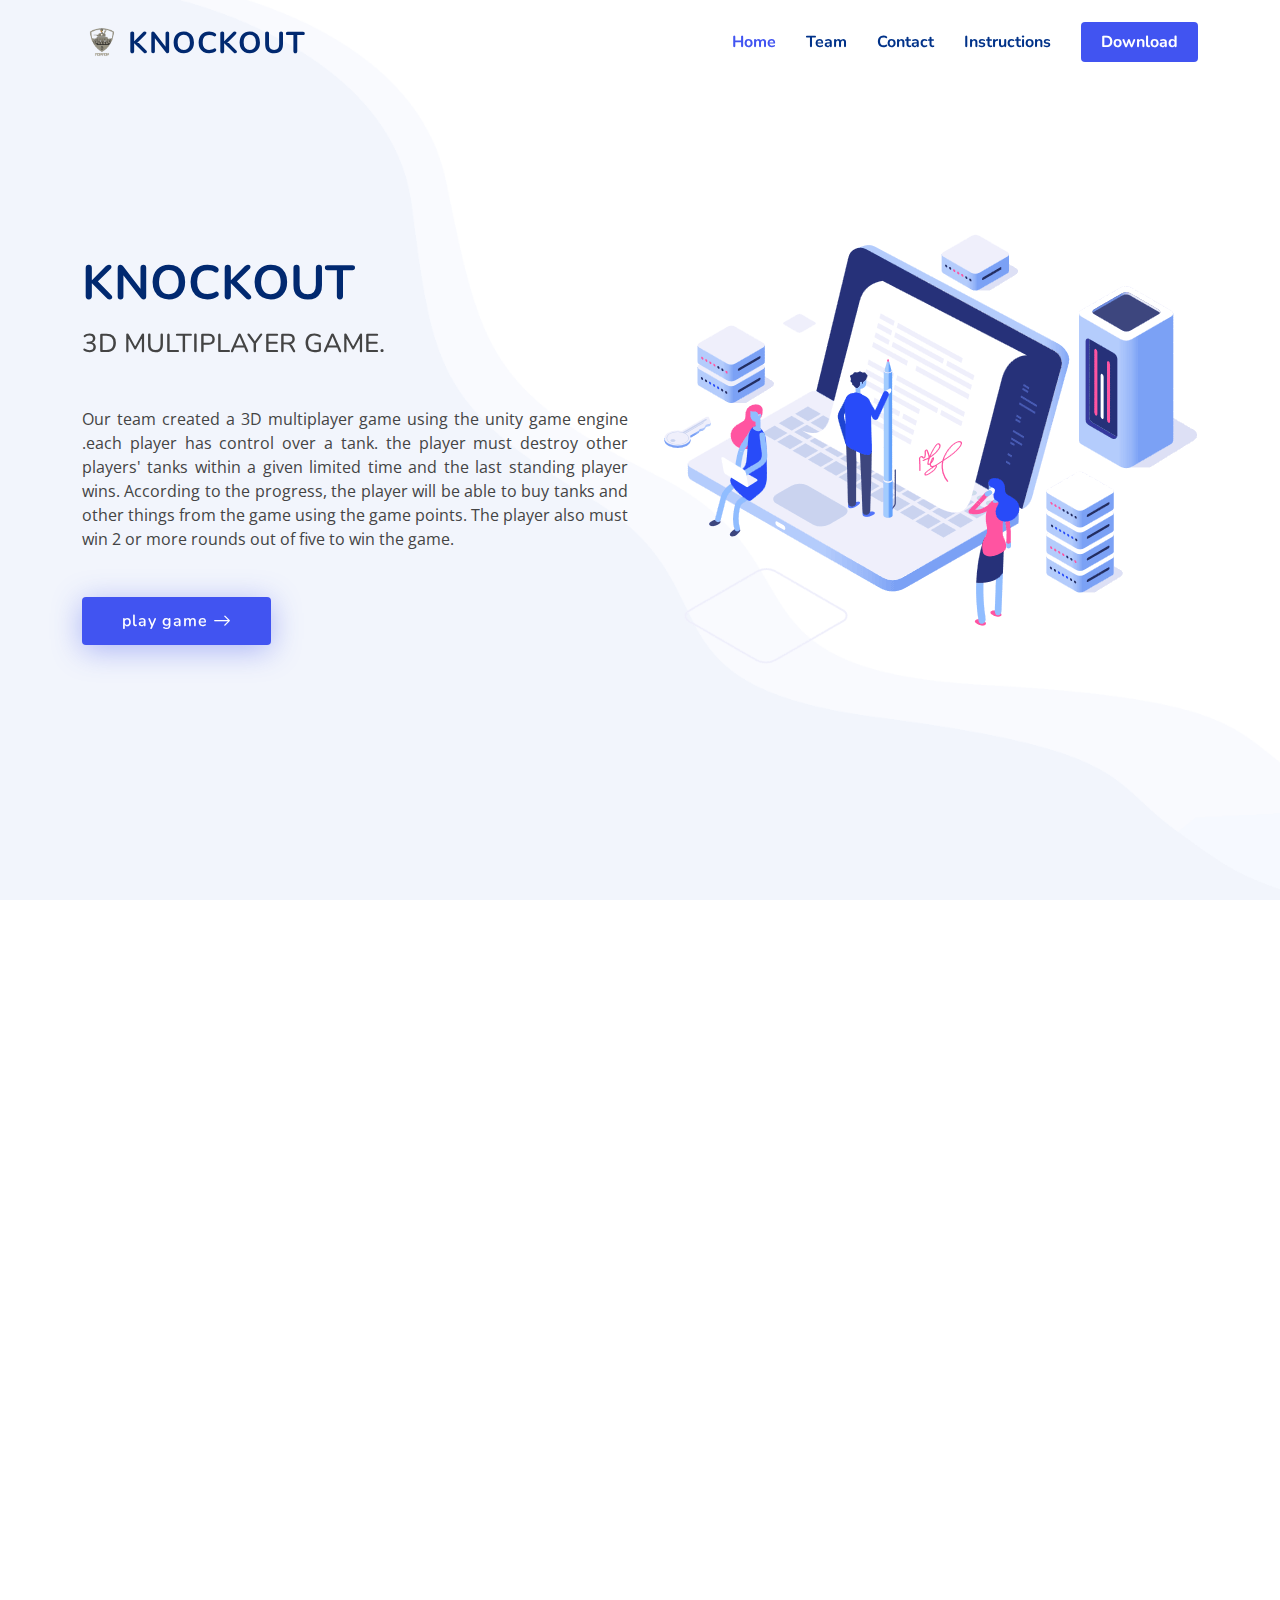
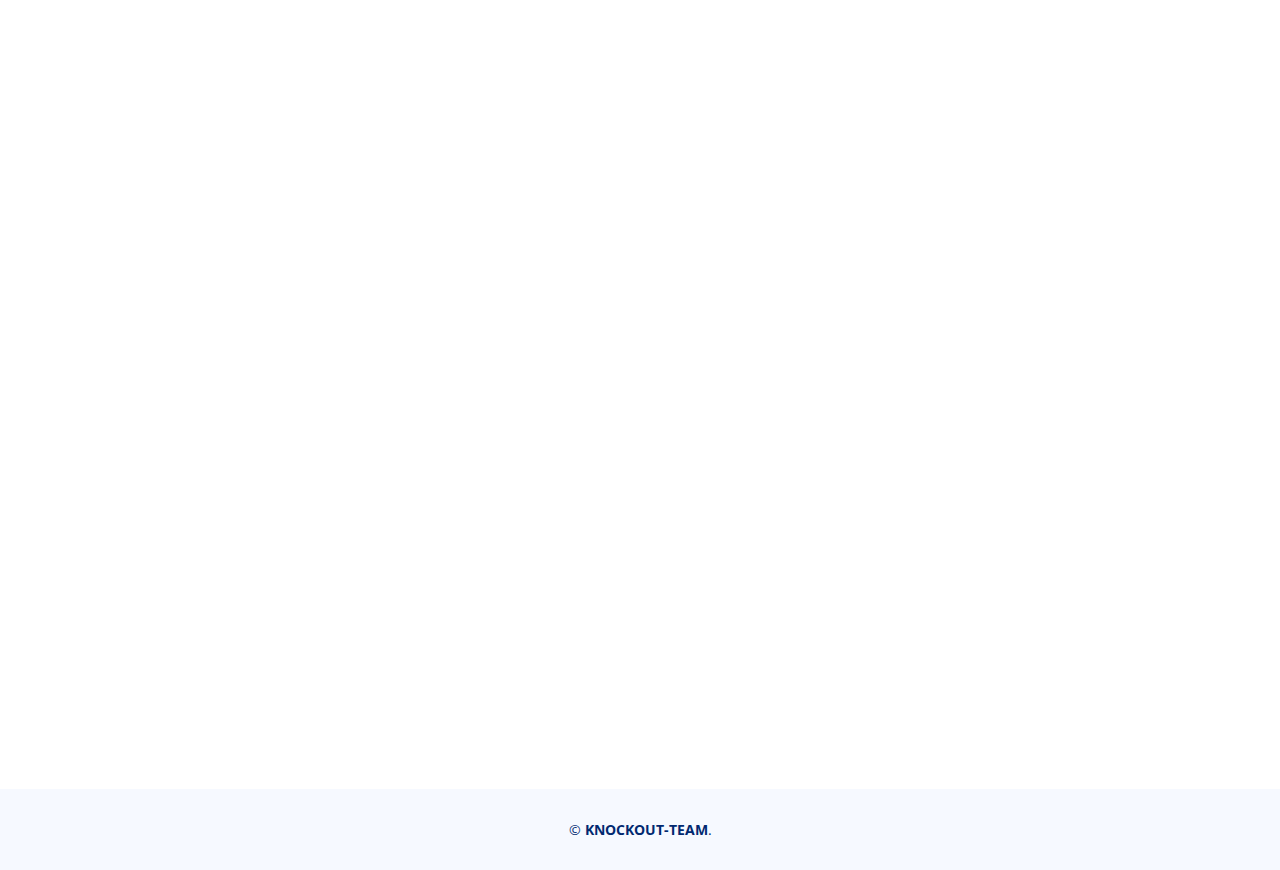
<file: index.html>
<!DOCTYPE html>
<html lang="en">

<head>
  <meta charset="utf-8">
  <meta content="width=device-width, initial-scale=1.0" name="viewport">
  <title>knockout</title>
  <meta content="" name="description">

  <meta content="" name="keywords">

  <!-- Favicons -->
  <link href="assets/img/logo.png" rel="icon">

  <!-- Google Fonts -->
  <link
    href="https://fonts.googleapis.com/css?family=Open+Sans:300,300i,400,400i,600,600i,700,700i|Nunito:300,300i,400,400i,600,600i,700,700i|Poppins:300,300i,400,400i,500,500i,600,600i,700,700i"
    rel="stylesheet">

  <!-- Vendor CSS Files -->
  <link href="assets/vendor/bootstrap/css/bootstrap.min.css" rel="stylesheet">
  <link href="assets/vendor/bootstrap-icons/bootstrap-icons.css" rel="stylesheet">
  <link href="assets/vendor/aos/aos.css" rel="stylesheet">
  <link href="assets/vendor/remixicon/remixicon.css" rel="stylesheet">
  <link href="assets/vendor/swiper/swiper-bundle.min.css" rel="stylesheet">
  <link href="assets/vendor/glightbox/css/glightbox.min.css" rel="stylesheet">

  <!-- Template Main CSS File -->
  <link href="assets/css/style.css" rel="stylesheet">

  
</head>

<body>

  <!-- ======= Header ======= -->
  <header id="header" class="header fixed-top">
    <div class="container-fluid container-xl d-flex align-items-center justify-content-between">

      <a href="index.html" class="logo d-flex align-items-center">
        <img src="assets/img/logo.png" alt="">
        <span>KNOCKOUT</span>
      </a>

      <nav id="navbar" class="navbar">
        <ul>
          <li><a class="nav-link scrollto active" href="#hero">Home</a></li>
          <li><a class="nav-link scrollto" href="#team">Team</a></li>
          <li><a class="nav-link scrollto" href="#contact">Contact</a></li>
          <li><a class="nav-link scrollto" href="assets/img/inst.jpg">Instructions</a></li>
          <li><a class="getstarted scrollto" href="https://drive.google.com/drive/folders/1w_jq8nnCzEF0KMNDNSDrCMT3gTm6tIXm?usp=sharing">Download</a></li>
        </ul>
        <i class="bi bi-list mobile-nav-toggle"></i>
      </nav><!-- .navbar -->

    </div>
  </header><!-- End Header -->

  <!-- ======= Hero Section ======= -->
  <section id="hero" class="hero d-flex align-items-center">

    <div class="container">
      <div class="row">
        <div class="col-lg-6 d-flex flex-column justify-content-center">
          <h1 data-aos="fade-up">KNOCKOUT</h1>
          <h2 data-aos="fade-up" data-aos-delay="400">3D MULTIPLAYER GAME.</h2>
            <br>                             </br>
          <p style="  text-align: justify;  text-justify: inter-word;
"> Our team  created a 3D multiplayer game using the unity game engine .each player has control over a tank. the player must destroy other players' tanks within a given limited time and the last standing player wins. According to the progress, the player will be able to buy tanks and other things from the game using the game points. The player also must win 2 or more rounds out of five to win the game.</p>
          <div data-aos="fade-up" data-aos-delay="600">
            <div class="text-center text-lg-start">
              <a href="https://messenger-1012.github.io/theknockout/"
                class="btn-get-started scrollto d-inline-flex align-items-center justify-content-center align-self-center">
                <span>play game</span>
                <i class="bi bi-arrow-right"></i>
              </a>
            </div>
          </div>
        </div>
        <div class="col-lg-6 hero-img" data-aos="zoom-out" data-aos-delay="200">
          <img src="assets/img/hero-img.png" class="img-fluid" alt="">
        </div>
      </div>
    </div>

  </section><!-- End Hero -->

  <main id="main">
    <!-- ======= Team Section ======= -->
    <section id="team" class="team">

      <div class="container" data-aos="fade-up">

        <header class="section-header">
          <h2>Team</h2>
          <p>Our hard working team😐</p>
        </header>

        <div class="row gy-4">

          <div class="col-lg-3 col-md-6 d-flex align-items-stretch" data-aos="fade-up" data-aos-delay="100">
            <div class="member">
              <div class="member-img">
                <img src="assets/img/team/team-1.jpg" class="img-fluid" alt="">
                <div class="social">
                  <a href=""><i class="bi bi-twitter"></i></a>
                  <a href=""><i class="bi bi-facebook"></i></a>
                  <a href=""><i class="bi bi-instagram"></i></a>
                  <a href=""><i class="bi bi-linkedin"></i></a>
                </div>
              </div>
              <div class="member-info">
                <h4>MUHAMMED YAZEEN AN </h4>
                <span>TEAM MEMBER</span>
              </div>
            </div>
          </div>

          <div class="col-lg-3 col-md-6 d-flex align-items-stretch" data-aos="fade-up" data-aos-delay="200">
            <div class="member">
              <div class="member-img">
                <img src="assets/img/team/team-2.jpg" class="img-fluid" alt="">
                <div class="social">
                  <a href="#"><i class="bi bi-twitter"></i></a>
                  <a href="#"><i class="bi bi-facebook"></i></a>
                  <a href="#"><i class="bi bi-instagram"></i></a>
                  <a href="#"><i class="bi bi-linkedin"></i></a>
                </div>
              </div>
              <div class="member-info">
                <h4>MUHAMMED ANAS </h4>
                <span>TEAM MEMBER</span>
              </div>
            </div>
          </div>

          <div class="col-lg-3 col-md-6 d-flex align-items-stretch" data-aos="fade-up" data-aos-delay="300">
            <div class="member">
              <div class="member-img">
                <img src="assets/img/team/team-3.jpg" class="img-fluid" alt="">
                <div class="social">
                  <a href=""><i class="bi bi-twitter"></i></a>
                  <a href=""><i class="bi bi-facebook"></i></a>
                  <a href=""><i class="bi bi-instagram"></i></a>
                  <a href=""><i class="bi bi-linkedin"></i></a>
                </div>
              </div>
              <div class="member-info">
                <h4>MUHAMMED NADEEM MA </h4>
                <span>TEAM MEMBER</span>
              </div>
            </div>
          </div>

          <div class="col-lg-3 col-md-6 d-flex align-items-stretch" data-aos="fade-up" data-aos-delay="400">
            <div class="member">
              <div class="member-img">
                <img src="assets/img/team/team-4.jpg" class="img-fluid" alt="">
                <div class="social">
                  <a href=""><i class="bi bi-twitter"></i></a>
                  <a href=""><i class="bi bi-facebook"></i></a>
                  <a href=""><i class="bi bi-instagram"></i></a>
                  <a href=""><i class="bi bi-linkedin"></i></a>
                </div>
              </div>
              <div class="member-info">
                <h4>THEJUS MOHANAN</h4>
                <span>TEAM MEMBER</span>
              </div>
            </div>
          </div>

        </div>

      </div>

    </section><!-- End Team Section -->



    <!-- ======= Contact Section ======= -->
    <section id="contact" class="contact">

      <div class="container" data-aos="fade-up">

        <header class="section-header">
          <h2>Contact</h2>
          <p>Contact Us</p>
        </header>

        <div class="row gy-4">

          <div class="col-lg-6">

            <div class="row gy-4">
              <div class="col-md-6">
                <div class="info-box">
                  <i class="bi bi-geo-alt"></i>
                  <h3>Address</h3>
                  <p>ALUVA<br>KERALA</p>
                </div>
              </div>
              <div class="col-md-6">
                <div class="info-box">
                  <i class="bi bi-telephone"></i>
                  <h3>Call Us</h3>
                  <p>+91 9********4<br>+91 96678 ### 41</p>
                </div>
              </div>
              <div class="col-md-6">
                <div class="info-box">
                  <i class="bi bi-envelope"></i>
                  <h3>Email Us</h3>
                  <p>info@knockout.com<br>contact@knockout.com</p>
                </div>
              </div>
              <div class="col-md-6">
                <div class="info-box">
                  <i class="bi bi-clock"></i>
                  <h3>Open Hours</h3>
                  <p>Monday - Friday<br>9:00AM - 05:00PM</p>
                </div>
              </div>
            </div>

          </div>

          <div class="col-lg-6">
            <form action="forms/contact.php" method="post" class="php-email-form">
              <div class="row gy-4">

                <div class="col-md-6">
                  <input type="text" name="name" class="form-control" placeholder="Your Name" required>
                </div>

                <div class="col-md-6 ">
                  <input type="email" class="form-control" name="email" placeholder="Your Email" required>
                </div>

                <div class="col-md-12">
                  <input type="text" class="form-control" name="subject" placeholder="Subject" required>
                </div>

                <div class="col-md-12">
                  <textarea class="form-control" name="message" rows="6" placeholder="Message" required></textarea>
                </div>

                <div class="col-md-12 text-center">
                  <div class="loading">Loading</div>
                  <div class="error-message"></div>
                  <div class="sent-message">Your message has been sent. Thank you!</div>

                  <button type="submit">Send Message</button>
                </div>

              </div>
            </form>

          </div>

        </div>

      </div>

    </section><!-- End Contact Section -->

  </main><!-- End #main -->

  <!-- ======= Footer ======= -->
  <footer id="footer" class="footer">
    <div class="container">
      <div class="copyright">
        &copy;  <strong><span>KNOCKOUT-TEAM</span></strong>.
      </div>
    </div>
    </div>
  </footer><!-- End Footer -->

  <a href="#" class="back-to-top d-flex align-items-center justify-content-center"><i
      class="bi bi-arrow-up-short"></i></a>

  <!-- Vendor JS Files -->
  <script src="assets/vendor/bootstrap/js/bootstrap.bundle.js"></script>
  <script src="assets/vendor/aos/aos.js"></script>
  <script src="assets/vendor/php-email-form/validate.js"></script>
  <script src="assets/vendor/swiper/swiper-bundle.min.js"></script>
  <script src="assets/vendor/purecounter/purecounter.js"></script>
  <script src="assets/vendor/isotope-layout/isotope.pkgd.min.js"></script>
  <script src="assets/vendor/glightbox/js/glightbox.min.js"></script>

  <!-- Template Main JS File -->
  <script src="assets/js/main.js"></script>

</body>

</html>
</file>
<file: assets/css/style.css>
/**
* Template Name: FlexStart - v1.3.0
* Template URL: https://bootstrapmade.com/flexstart-bootstrap-startup-template/
* Author: BootstrapMade.com
* License: https://bootstrapmade.com/license/
*/

/*--------------------------------------------------------------
# General
--------------------------------------------------------------*/
:root {
  scroll-behavior: smooth;
}

body {
  font-family: "Open Sans", sans-serif;
  color: #444444;
}

a {
  color: #4154f1;
  text-decoration: none;
}

a:hover {
  color: #717ff5;
  text-decoration: none;
}

h1, h2, h3, h4, h5, h6 {
  font-family: "Nunito", sans-serif;
}

/*--------------------------------------------------------------
# Sections
--------------------------------------------------------------*/
section {
  padding: 60px 0;
  overflow: hidden;
}

.section-header {
  text-align: center;
  padding-bottom: 40px;
}

.section-header h2 {
  font-size: 13px;
  letter-spacing: 1px;
  font-weight: 700;
  margin: 0;
  color: #4154f1;
  text-transform: uppercase;
}

.section-header p {
  margin: 10px 0 0 0;
  padding: 0;
  font-size: 38px;
  line-height: 42px;
  font-weight: 700;
  color: #012970;
}

@media (max-width: 768px) {
  .section-header p {
    font-size: 28px;
    line-height: 32px;
  }
}

/*--------------------------------------------------------------
# Breadcrumbs
--------------------------------------------------------------*/
.breadcrumbs {
  padding: 15px 0;
  background: #012970;
  min-height: 40px;
  margin-top: 82px;
  color: #fff;
}

@media (max-width: 992px) {
  .breadcrumbs {
    margin-top: 57px;
  }
}

.breadcrumbs h2 {
  font-size: 28px;
  font-weight: 500;
}

.breadcrumbs ol {
  display: flex;
  flex-wrap: wrap;
  list-style: none;
  padding: 0 0 10px 0;
  margin: 0;
  font-size: 14px;
}

.breadcrumbs ol a {
  color: #fff;
  transition: 0.3s;
}

.breadcrumbs ol a:hover {
  text-decoration: underline;
}

.breadcrumbs ol li + li {
  padding-left: 10px;
}

.breadcrumbs ol li + li::before {
  display: inline-block;
  padding-right: 10px;
  color: #8894f6;
  content: "/";
}

/*--------------------------------------------------------------
# Back to top button
--------------------------------------------------------------*/
.back-to-top {
  position: fixed;
  visibility: hidden;
  opacity: 0;
  right: 15px;
  bottom: 15px;
  z-index: 99999;
  background: #4154f1;
  width: 40px;
  height: 40px;
  border-radius: 4px;
  transition: all 0.4s;
}

.back-to-top i {
  font-size: 24px;
  color: #fff;
  line-height: 0;
}

.back-to-top:hover {
  background: #6776f4;
  color: #fff;
}

.back-to-top.active {
  visibility: visible;
  opacity: 1;
}

/*--------------------------------------------------------------
# Disable aos animation delay on mobile devices
--------------------------------------------------------------*/
@media screen and (max-width: 768px) {
  [data-aos-delay] {
    transition-delay: 0 !important;
  }
}

/*--------------------------------------------------------------
# Header
--------------------------------------------------------------*/
.header {
  transition: all 0.5s;
  z-index: 997;
  padding: 20px 0;
}

.header.header-scrolled {
  background: #fff;
  padding: 15px 0;
  box-shadow: 0px 2px 20px rgba(1, 41, 112, 0.1);
}

.header .logo {
  line-height: 0;
}

.header .logo img {
  max-height: 40px;
  margin-right: 6px;
}

.header .logo span {
  font-size: 30px;
  font-weight: 700;
  letter-spacing: 1px;
  color: #012970;
  font-family: "Nunito", sans-serif;
  margin-top: 3px;
}

/*--------------------------------------------------------------
# Navigation Menu
--------------------------------------------------------------*/
/**
* Desktop Navigation 
*/
.navbar {
  padding: 0;
}

.navbar ul {
  margin: 0;
  padding: 0;
  display: flex;
  list-style: none;
  align-items: center;
}

.navbar li {
  position: relative;
}

.navbar a {
  display: flex;
  align-items: center;
  justify-content: space-between;
  padding: 10px 0 10px 30px;
  font-family: "Nunito", sans-serif;
  font-size: 16px;
  font-weight: 700;
  color: #013289;
  white-space: nowrap;
  transition: 0.3s;
}

.navbar a i {
  font-size: 12px;
  line-height: 0;
  margin-left: 5px;
}

.navbar a:hover, .navbar .active, .navbar li:hover > a {
  color: #4154f1;
}

.navbar .getstarted {
  background: #4154f1;
  padding: 8px 20px;
  margin-left: 30px;
  border-radius: 4px;
  color: #fff;
}

.navbar .getstarted:hover {
  color: #fff;
  background: #5969f3;
}

.navbar .dropdown ul {
  display: block;
  position: absolute;
  left: 14px;
  top: calc(100% + 30px);
  margin: 0;
  padding: 10px 0;
  z-index: 99;
  opacity: 0;
  visibility: hidden;
  background: #fff;
  box-shadow: 0px 0px 30px rgba(127, 137, 161, 0.25);
  transition: 0.3s;
  border-radius: 4px;
}

.navbar .dropdown ul li {
  min-width: 200px;
}

.navbar .dropdown ul a {
  padding: 10px 20px;
  font-size: 15px;
  text-transform: none;
  font-weight: 600;
}

.navbar .dropdown ul a i {
  font-size: 12px;
}

.navbar .dropdown ul a:hover, .navbar .dropdown ul .active:hover, .navbar .dropdown ul li:hover > a {
  color: #4154f1;
}

.navbar .dropdown:hover > ul {
  opacity: 1;
  top: 100%;
  visibility: visible;
}

.navbar .dropdown .dropdown ul {
  top: 0;
  left: calc(100% - 30px);
  visibility: hidden;
}

.navbar .dropdown .dropdown:hover > ul {
  opacity: 1;
  top: 0;
  left: 100%;
  visibility: visible;
}

@media (max-width: 1366px) {
  .navbar .dropdown .dropdown ul {
    left: -90%;
  }
  .navbar .dropdown .dropdown:hover > ul {
    left: -100%;
  }
}

/**
* Mobile Navigation 
*/
.mobile-nav-toggle {
  color: #012970;
  font-size: 28px;
  cursor: pointer;
  display: none;
  line-height: 0;
  transition: 0.5s;
}

.mobile-nav-toggle.bi-x {
  color: #fff;
}

@media (max-width: 991px) {
  .mobile-nav-toggle {
    display: block;
  }
  .navbar ul {
    display: none;
  }
}

.navbar-mobile {
  position: fixed;
  overflow: hidden;
  top: 0;
  right: 0;
  left: 0;
  bottom: 0;
  background: rgba(1, 22, 61, 0.9);
  transition: 0.3s;
}

.navbar-mobile .mobile-nav-toggle {
  position: absolute;
  top: 15px;
  right: 15px;
}

.navbar-mobile ul {
  display: block;
  position: absolute;
  top: 55px;
  right: 15px;
  bottom: 15px;
  left: 15px;
  padding: 10px 0;
  border-radius: 10px;
  background-color: #fff;
  overflow-y: auto;
  transition: 0.3s;
}

.navbar-mobile a {
  padding: 10px 20px;
  font-size: 15px;
  color: #012970;
}

.navbar-mobile a:hover, .navbar-mobile .active, .navbar-mobile li:hover > a {
  color: #4154f1;
}

.navbar-mobile .getstarted {
  margin: 15px;
}

.navbar-mobile .dropdown ul {
  position: static;
  display: none;
  margin: 10px 20px;
  padding: 10px 0;
  z-index: 99;
  opacity: 1;
  visibility: visible;
  background: #fff;
  box-shadow: 0px 0px 30px rgba(127, 137, 161, 0.25);
}

.navbar-mobile .dropdown ul li {
  min-width: 200px;
}

.navbar-mobile .dropdown ul a {
  padding: 10px 20px;
}

.navbar-mobile .dropdown ul a i {
  font-size: 12px;
}

.navbar-mobile .dropdown ul a:hover, .navbar-mobile .dropdown ul .active:hover, .navbar-mobile .dropdown ul li:hover > a {
  color: #4154f1;
}

.navbar-mobile .dropdown > .dropdown-active {
  display: block;
}

/*--------------------------------------------------------------
# Hero Section
--------------------------------------------------------------*/
.hero {
  width: 100%;
  height: 100vh;
  background: url(../img/hero-bg.png) top center no-repeat;
  background-size: cover;
}

.hero h1 {
  margin: 0;
  font-size: 48px;
  font-weight: 700;
  color: #012970;
}

.hero h2 {
  color: #444444;
  margin: 15px 0 0 0;
  font-size: 26px;
}

.hero .btn-get-started {
  margin-top: 30px;
  line-height: 0;
  padding: 15px 40px;
  border-radius: 4px;
  transition: 0.5s;
  color: #fff;
  background: #4154f1;
  box-shadow: 0px 5px 30px rgba(65, 84, 241, 0.4);
}

.hero .btn-get-started span {
  font-family: "Nunito", sans-serif;
  font-weight: 600;
  font-size: 16px;
  letter-spacing: 1px;
}

.hero .btn-get-started i {
  margin-left: 5px;
  font-size: 18px;
  transition: 0.3s;
}

.hero .btn-get-started:hover i {
  transform: translateX(5px);
}

.hero .hero-img {
  text-align: right;
}

@media (min-width: 1024px) {
  .hero {
    background-attachment: fixed;
  }
}

@media (max-width: 991px) {
  .hero {
    height: auto;
    padding: 120px 0 60px 0;
  }
  .hero .hero-img {
    text-align: center;
    margin-top: 80px;
  }
  .hero .hero-img img {
    width: 80%;
  }
}

@media (max-width: 768px) {
  .hero {
    text-align: center;
  }
  .hero h1 {
    font-size: 32px;
  }
  .hero h2 {
    font-size: 24px;
  }
  .hero .hero-img img {
    width: 100%;
  }
}

/*--------------------------------------------------------------
# Index Page
--------------------------------------------------------------*/
/*--------------------------------------------------------------
# About
--------------------------------------------------------------*/
.about .content {
  background-color: #f6f9ff;
  padding: 40px;
}

.about h3 {
  font-size: 14px;
  font-weight: 700;
  color: #4154f1;
  text-transform: uppercase;
}

.about h2 {
  font-size: 24px;
  font-weight: 700;
  color: #012970;
}

.about p {
  margin: 15px 0 30px 0;
  line-height: 24px;
}

.about .btn-read-more {
  line-height: 0;
  padding: 15px 40px;
  border-radius: 4px;
  transition: 0.5s;
  color: #fff;
  background: #4154f1;
  box-shadow: 0px 5px 25px rgba(65, 84, 241, 0.3);
}

.about .btn-read-more span {
  font-family: "Nunito", sans-serif;
  font-weight: 600;
  font-size: 16px;
  letter-spacing: 1px;
}

.about .btn-read-more i {
  margin-left: 5px;
  font-size: 18px;
  transition: 0.3s;
}

.about .btn-read-more:hover i {
  transform: translateX(5px);
}

/*--------------------------------------------------------------
# Values
--------------------------------------------------------------*/
.values .box {
  padding: 30px;
  box-shadow: 0px 0 5px rgba(1, 41, 112, 0.08);
  text-align: center;
  transition: 0.3s;
  height: 100%;
}

.values .box img {
  padding: 30px 50px;
  transition: 0.5s;
  transform: scale(1.1);
}

.values .box h3 {
  font-size: 24px;
  color: #012970;
  font-weight: 700;
  margin-bottom: 18px;
}

.values .box:hover {
  box-shadow: 0px 0 30px rgba(1, 41, 112, 0.08);
}

.values .box:hover img {
  transform: scale(1);
}

/*--------------------------------------------------------------
# Counts
--------------------------------------------------------------*/
.counts {
  padding: 70px 0 60px;
}

.counts .count-box {
  display: flex;
  align-items: center;
  padding: 30px;
  width: 100%;
  background: #fff;
  box-shadow: 0px 0 30px rgba(1, 41, 112, 0.08);
}

.counts .count-box i {
  font-size: 42px;
  line-height: 0;
  margin-right: 20px;
  color: #4154f1;
}

.counts .count-box span {
  font-size: 36px;
  display: block;
  font-weight: 600;
  color: #0b198f;
}

.counts .count-box p {
  padding: 0;
  margin: 0;
  font-family: "Nunito", sans-serif;
  font-size: 14px;
}

/*--------------------------------------------------------------
# Features
--------------------------------------------------------------*/
.features .feature-box {
  padding: 24px 20px;
  box-shadow: 0px 0 30px rgba(1, 41, 112, 0.08);
  transition: 0.3s;
  height: 100%;
}

.features .feature-box h3 {
  font-size: 18px;
  color: #012970;
  font-weight: 700;
  margin: 0;
}

.features .feature-box i {
  line-height: 0;
  background: #ecf3ff;
  padding: 4px;
  margin-right: 10px;
  font-size: 24px;
  border-radius: 3px;
  transition: 0.3s;
}

.features .feature-box:hover i {
  background: #4154f1;
  color: #fff;
}

.features .feture-tabs {
  margin-top: 120px;
}

.features .feture-tabs h3 {
  color: #012970;
  font-weight: 700;
  font-size: 32px;
  margin-bottom: 10px;
}

@media (max-width: 768px) {
  .features .feture-tabs h3 {
    font-size: 28px;
  }
}

.features .feture-tabs .nav-pills {
  border-bottom: 1px solid #eee;
}

.features .feture-tabs .nav-link {
  background: none;
  text-transform: uppercase;
  font-size: 15px;
  font-weight: 600;
  color: #012970;
  padding: 12px 0;
  margin-right: 25px;
  margin-bottom: -2px;
  border-radius: 0;
}

.features .feture-tabs .nav-link.active {
  color: #4154f1;
  border-bottom: 3px solid #4154f1;
}

.features .feture-tabs .tab-content h4 {
  font-size: 18px;
  margin: 0;
  font-weight: 700;
  color: #012970;
}

.features .feture-tabs .tab-content i {
  font-size: 24px;
  line-height: 0;
  margin-right: 8px;
  color: #4154f1;
}

.features .feature-icons {
  margin-top: 120px;
}

.features .feature-icons h3 {
  color: #012970;
  font-weight: 700;
  font-size: 32px;
  margin-bottom: 20px;
  text-align: center;
}

@media (max-width: 768px) {
  .features .feature-icons h3 {
    font-size: 28px;
  }
}

.features .feature-icons .content .icon-box {
  display: flex;
}

.features .feature-icons .content .icon-box h4 {
  font-size: 20px;
  font-weight: 700;
  margin: 0 0 10px 0;
  color: #012970;
}

.features .feature-icons .content .icon-box i {
  font-size: 44px;
  line-height: 44px;
  color: #0245bc;
  margin-right: 15px;
}

.features .feature-icons .content .icon-box p {
  font-size: 15px;
  color: #848484;
}

/*--------------------------------------------------------------
# Services
--------------------------------------------------------------*/
.services .service-box {
  box-shadow: 0px 0 30px rgba(1, 41, 112, 0.08);
  height: 100%;
  padding: 60px 30px;
  text-align: center;
  transition: 0.3s;
  border-radius: 5px;
}

.services .service-box .icon {
  font-size: 36px;
  padding: 40px 20px;
  border-radius: 4px;
  position: relative;
  margin-bottom: 25px;
  display: inline-block;
  line-height: 0;
  transition: 0.3s;
}

.services .service-box h3 {
  color: #444444;
  font-weight: 700;
}

.services .service-box .read-more {
  display: inline-flex;
  align-items: center;
  justify-content: center;
  font-weight: 600;
  font-size: 16px;
  padding: 8px 20px;
}

.services .service-box .read-more i {
  line-height: 0;
  margin-left: 5px;
  font-size: 18px;
}

.services .service-box.blue {
  border-bottom: 3px solid #2db6fa;
}

.services .service-box.blue .icon {
  color: #2db6fa;
  background: #dbf3fe;
}

.services .service-box.blue .read-more {
  color: #2db6fa;
}

.services .service-box.blue:hover {
  background: #2db6fa;
}

.services .service-box.orange {
  border-bottom: 3px solid #f68c09;
}

.services .service-box.orange .icon {
  color: #f68c09;
  background: #fde3c4;
}

.services .service-box.orange .read-more {
  color: #f68c09;
}

.services .service-box.orange:hover {
  background: #f68c09;
}

.services .service-box.green {
  border-bottom: 3px solid #08da4e;
}

.services .service-box.green .icon {
  color: #08da4e;
  background: #cffddf;
}

.services .service-box.green .read-more {
  color: #08da4e;
}

.services .service-box.green:hover {
  background: #08da4e;
}

.services .service-box.red {
  border-bottom: 3px solid #e9222c;
}

.services .service-box.red .icon {
  color: #e9222c;
  background: #fef7f8;
}

.services .service-box.red .read-more {
  color: #e9222c;
}

.services .service-box.red:hover {
  background: #e9222c;
}

.services .service-box.purple {
  border-bottom: 3px solid #b50edf;
}

.services .service-box.purple .icon {
  color: #b50edf;
  background: #f8e4fd;
}

.services .service-box.purple .read-more {
  color: #b50edf;
}

.services .service-box.purple:hover {
  background: #b50edf;
}

.services .service-box.pink {
  border-bottom: 3px solid #f51f9c;
}

.services .service-box.pink .icon {
  color: #f51f9c;
  background: #feecf7;
}

.services .service-box.pink .read-more {
  color: #f51f9c;
}

.services .service-box.pink:hover {
  background: #f51f9c;
}

.services .service-box:hover h3, .services .service-box:hover p, .services .service-box:hover .read-more {
  color: #fff;
}

.services .service-box:hover .icon {
  background: #fff;
}

/*--------------------------------------------------------------
# Pricing
--------------------------------------------------------------*/
.pricing .box {
  padding: 40px 20px;
  background: #fff;
  text-align: center;
  box-shadow: 0px 0 30px rgba(1, 41, 112, 0.08);
  border-radius: 4px;
  position: relative;
  overflow: hidden;
  transition: 0.3s;
}

.pricing .box:hover {
  transform: scale(1.1);
  box-shadow: 0px 0 30px rgba(1, 41, 112, 0.1);
}

.pricing h3 {
  font-weight: 700;
  font-size: 18px;
  margin-bottom: 15px;
}

.pricing .price {
  font-size: 36px;
  color: #444444;
  font-weight: 600;
  font-family: "Poppins", sans-serif;
}

.pricing .price sup {
  font-size: 20px;
  top: -15px;
  left: -3px;
}

.pricing .price span {
  color: #bababa;
  font-size: 16px;
  font-weight: 300;
}

.pricing img {
  padding: 30px 40px;
}

.pricing ul {
  padding: 0;
  list-style: none;
  color: #444444;
  text-align: center;
  line-height: 26px;
  font-size: 16px;
  margin-bottom: 25px;
}

.pricing ul li {
  padding-bottom: 10px;
}

.pricing ul .na {
  color: #ccc;
  text-decoration: line-through;
}

.pricing .btn-buy {
  display: inline-block;
  padding: 8px 40px 10px 40px;
  border-radius: 50px;
  color: #4154f1;
  transition: none;
  font-size: 16px;
  font-weight: 400;
  font-family: "Nunito", sans-serif;
  font-weight: 600;
  transition: 0.3s;
  border: 1px solid #4154f1;
}

.pricing .btn-buy:hover {
  background: #4154f1;
  color: #fff;
}

.pricing .featured {
  width: 200px;
  position: absolute;
  top: 18px;
  right: -68px;
  transform: rotate(45deg);
  z-index: 1;
  font-size: 14px;
  padding: 1px 0 3px 0;
  background: #4154f1;
  color: #fff;
}

/*--------------------------------------------------------------
# F.A.Q
--------------------------------------------------------------*/
.faq .accordion-collapse {
  border: 0;
}

.faq .accordion-button {
  padding: 15px 15px 20px 0;
  font-weight: 600;
  border: 0;
  font-size: 18px;
  color: #444444;
  text-align: left;
}

.faq .accordion-button:focus {
  box-shadow: none;
}

.faq .accordion-button:not(.collapsed) {
  background: none;
  color: #4154f1;
  border-bottom: 0;
}

.faq .accordion-body {
  padding: 0 0 25px 0;
  border: 0;
}

/*--------------------------------------------------------------
# Portfolio
--------------------------------------------------------------*/
.portfolio #portfolio-flters {
  padding: 0;
  margin: 0 auto 25px auto;
  list-style: none;
  text-align: center;
  background: white;
  border-radius: 50px;
  padding: 2px 15px;
}

.portfolio #portfolio-flters li {
  cursor: pointer;
  display: inline-block;
  padding: 8px 20px 10px 20px;
  font-size: 15px;
  font-weight: 600;
  line-height: 1;
  color: #444444;
  margin: 0 4px 8px 4px;
  transition: 0.3s;
  border-radius: 50px;
  border: 1px solid #fff;
}

.portfolio #portfolio-flters li:hover, .portfolio #portfolio-flters li.filter-active {
  color: #4154f1;
  border-color: #4154f1;
}

.portfolio #portfolio-flters li:last-child {
  margin-right: 0;
}

.portfolio .portfolio-wrap {
  transition: 0.3s;
  position: relative;
  overflow: hidden;
  z-index: 1;
  background: rgba(255, 255, 255, 0.75);
}

.portfolio .portfolio-wrap::before {
  content: "";
  background: rgba(255, 255, 255, 0.75);
  position: absolute;
  left: 30px;
  right: 30px;
  top: 30px;
  bottom: 30px;
  transition: all ease-in-out 0.3s;
  z-index: 2;
  opacity: 0;
}

.portfolio .portfolio-wrap img {
  transition: 1s;
}

.portfolio .portfolio-wrap .portfolio-info {
  opacity: 0;
  position: absolute;
  top: 0;
  left: 0;
  right: 0;
  bottom: 0;
  text-align: center;
  z-index: 3;
  transition: all ease-in-out 0.3s;
  display: flex;
  flex-direction: column;
  justify-content: center;
  align-items: center;
}

.portfolio .portfolio-wrap .portfolio-info::before {
  display: block;
  content: "";
  width: 48px;
  height: 48px;
  position: absolute;
  top: 35px;
  left: 35px;
  border-top: 3px solid rgba(1, 41, 112, 0.2);
  border-left: 3px solid rgba(1, 41, 112, 0.2);
  transition: all 0.5s ease 0s;
  z-index: 9994;
}

.portfolio .portfolio-wrap .portfolio-info::after {
  display: block;
  content: "";
  width: 48px;
  height: 48px;
  position: absolute;
  bottom: 35px;
  right: 35px;
  border-bottom: 3px solid rgba(1, 41, 112, 0.2);
  border-right: 3px solid rgba(1, 41, 112, 0.2);
  transition: all 0.5s ease 0s;
  z-index: 9994;
}

.portfolio .portfolio-wrap .portfolio-info h4 {
  font-size: 20px;
  color: #012970;
  font-weight: 700;
}

.portfolio .portfolio-wrap .portfolio-info p {
  color: #012970;
  font-weight: 600;
  font-size: 14px;
  text-transform: uppercase;
  padding: 0;
  margin: 0;
}

.portfolio .portfolio-wrap .portfolio-links {
  text-align: center;
  z-index: 4;
}

.portfolio .portfolio-wrap .portfolio-links a {
  color: #fff;
  background: #4154f1;
  margin: 10px 2px;
  width: 36px;
  height: 36px;
  display: inline-flex;
  align-items: center;
  justify-content: center;
  border-radius: 50%;
  transition: 0.3s;
}

.portfolio .portfolio-wrap .portfolio-links a i {
  font-size: 24px;
  line-height: 0;
}

.portfolio .portfolio-wrap .portfolio-links a:hover {
  background: #5969f3;
}

.portfolio .portfolio-wrap:hover img {
  transform: scale(1.1);
}

.portfolio .portfolio-wrap:hover::before {
  top: 0;
  left: 0;
  right: 0;
  bottom: 0;
  opacity: 1;
}

.portfolio .portfolio-wrap:hover .portfolio-info {
  opacity: 1;
}

.portfolio .portfolio-wrap:hover .portfolio-info::before {
  top: 15px;
  left: 15px;
}

.portfolio .portfolio-wrap:hover .portfolio-info::after {
  bottom: 15px;
  right: 15px;
}

/*--------------------------------------------------------------
# Portfolio Details
--------------------------------------------------------------*/
.portfolio-details {
  padding-top: 40px;
}

.portfolio-details .portfolio-details-slider img {
  width: 100%;
}

.portfolio-details .portfolio-details-slider .swiper-pagination {
  margin-top: 20px;
  position: relative;
}

.portfolio-details .portfolio-details-slider .swiper-pagination .swiper-pagination-bullet {
  width: 12px;
  height: 12px;
  background-color: #fff;
  opacity: 1;
  border: 1px solid #4154f1;
}

.portfolio-details .portfolio-details-slider .swiper-pagination .swiper-pagination-bullet-active {
  background-color: #4154f1;
}

.portfolio-details .portfolio-info {
  padding: 30px;
  box-shadow: 0px 0 30px rgba(1, 41, 112, 0.08);
}

.portfolio-details .portfolio-info h3 {
  font-size: 22px;
  font-weight: 700;
  margin-bottom: 20px;
  padding-bottom: 20px;
  border-bottom: 1px solid #eee;
}

.portfolio-details .portfolio-info ul {
  list-style: none;
  padding: 0;
  font-size: 15px;
}

.portfolio-details .portfolio-info ul li + li {
  margin-top: 10px;
}

.portfolio-details .portfolio-description {
  padding-top: 30px;
}

.portfolio-details .portfolio-description h2 {
  font-size: 26px;
  font-weight: 700;
  margin-bottom: 20px;
}

.portfolio-details .portfolio-description p {
  padding: 0;
}

/*--------------------------------------------------------------
# Testimonials
--------------------------------------------------------------*/
.testimonials .testimonial-item {
  box-sizing: content-box;
  padding: 30px;
  margin: 40px 30px;
  box-shadow: 0px 0 20px rgba(1, 41, 112, 0.1);
  background: #fff;
  min-height: 320px;
  display: flex;
  flex-direction: column;
  text-align: center;
  transition: 0.3s;
}

.testimonials .testimonial-item .stars {
  margin-bottom: 15px;
}

.testimonials .testimonial-item .stars i {
  color: #ffc107;
  margin: 0 1px;
}

.testimonials .testimonial-item .testimonial-img {
  width: 90px;
  border-radius: 50%;
  border: 4px solid #fff;
  margin: 0 auto;
}

.testimonials .testimonial-item h3 {
  font-size: 18px;
  font-weight: bold;
  margin: 10px 0 5px 0;
  color: #111;
}

.testimonials .testimonial-item h4 {
  font-size: 14px;
  color: #999;
  margin: 0;
}

.testimonials .testimonial-item p {
  font-style: italic;
  margin: 0 auto 15px auto;
}

.testimonials .swiper-pagination {
  margin-top: 20px;
  position: relative;
}

.testimonials .swiper-pagination .swiper-pagination-bullet {
  width: 12px;
  height: 12px;
  background-color: #fff;
  opacity: 1;
  border: 1px solid #4154f1;
}

.testimonials .swiper-pagination .swiper-pagination-bullet-active {
  background-color: #4154f1;
}

.testimonials .swiper-slide {
  opacity: .3;
}

@media (max-width: 1199px) {
  .testimonials .swiper-slide-active {
    opacity: 1;
  }
  .testimonials .swiper-pagination {
    margin-top: 0;
  }
}

@media (min-width: 1200px) {
  .testimonials .swiper-slide-next {
    opacity: 1;
    transform: scale(1.12);
  }
}

/*--------------------------------------------------------------
# Team
--------------------------------------------------------------*/
.team {
  background: #fff;
  padding: 60px 0;
}

.team .member {
  overflow: hidden;
  text-align: center;
  border-radius: 5px;
  background: #fff;
  box-shadow: 0px 0 30px rgba(1, 41, 112, 0.08);
  transition: 0.3s;
}

.team .member .member-img {
  position: relative;
  overflow: hidden;
}

.team .member .member-img:after {
  position: absolute;
  content: "";
  left: 0;
  bottom: 0;
  height: 100%;
  width: 100%;
  background: url(../img/team-shape.svg) no-repeat center bottom;
  background-size: contain;
  z-index: 1;
}

.team .member .social {
  position: absolute;
  right: -100%;
  top: 30px;
  opacity: 0;
  border-radius: 4px;
  transition: 0.5s;
  background: rgba(255, 255, 255, 0.3);
  z-index: 2;
}

.team .member .social a {
  transition: color 0.3s;
  color: rgba(1, 41, 112, 0.5);
  margin: 15px 12px;
  display: block;
  line-height: 0;
  text-align: center;
}

.team .member .social a:hover {
  color: rgba(1, 41, 112, 0.8);
}

.team .member .social i {
  font-size: 18px;
}

.team .member .member-info {
  padding: 10px 15px 20px 15px;
}

.team .member .member-info h4 {
  font-weight: 700;
  margin-bottom: 5px;
  font-size: 20px;
  color: #012970;
}

.team .member .member-info span {
  display: block;
  font-size: 14px;
  font-weight: 400;
  color: #aaaaaa;
}

.team .member .member-info p {
  font-style: italic;
  font-size: 14px;
  padding-top: 15px;
  line-height: 26px;
  color: #5e5e5e;
}

.team .member:hover {
  transform: scale(1.08);
  box-shadow: 0px 0 30px rgba(1, 41, 112, 0.1);
}

.team .member:hover .social {
  right: 8px;
  opacity: 1;
}

/*--------------------------------------------------------------
# Clients
--------------------------------------------------------------*/
.clients .clients-slider .swiper-slide img {
  opacity: 0.5;
  transition: 0.3s;
}

.clients .clients-slider .swiper-slide img:hover {
  opacity: 1;
}

.clients .clients-slider .swiper-pagination {
  margin-top: 20px;
  position: relative;
}

.clients .clients-slider .swiper-pagination .swiper-pagination-bullet {
  width: 12px;
  height: 12px;
  background-color: #fff;
  opacity: 1;
  border: 1px solid #4154f1;
}

.clients .clients-slider .swiper-pagination .swiper-pagination-bullet-active {
  background-color: #4154f1;
}

/*--------------------------------------------------------------
# Recent Blog Posts
--------------------------------------------------------------*/
.recent-blog-posts .post-box {
  box-shadow: 0px 0 30px rgba(1, 41, 112, 0.08);
  transition: 0.3s;
  height: 100%;
  overflow: hidden;
  padding: 30px;
  border-radius: 8px;
  position: relative;
  display: flex;
  flex-direction: column;
}

.recent-blog-posts .post-box .post-img {
  overflow: hidden;
  margin: -30px -30px 15px -30px;
  position: relative;
}

.recent-blog-posts .post-box .post-img img {
  transition: 0.5s;
}

.recent-blog-posts .post-box .post-date {
  font-size: 16px;
  font-weight: 600;
  color: rgba(1, 41, 112, 0.6);
  display: block;
  margin-bottom: 10px;
}

.recent-blog-posts .post-box .post-title {
  font-size: 24px;
  color: #012970;
  font-weight: 700;
  margin-bottom: 18px;
  position: relative;
  transition: 0.3s;
}

.recent-blog-posts .post-box .readmore {
  display: flex;
  align-items: center;
  font-weight: 600;
  line-height: 1;
  transition: 0.3s;
}

.recent-blog-posts .post-box .readmore i {
  line-height: 0;
  margin-left: 4px;
  font-size: 18px;
}

.recent-blog-posts .post-box:hover .post-title {
  color: #4154f1;
}

.recent-blog-posts .post-box:hover .post-img img {
  transform: rotate(6deg) scale(1.2);
}

/*--------------------------------------------------------------
# Contact
--------------------------------------------------------------*/
.contact .info-box {
  color: #444444;
  background: #fafbff;
  padding: 30px;
}

.contact .info-box i {
  font-size: 38px;
  line-height: 0;
  color: #4154f1;
}

.contact .info-box h3 {
  font-size: 20px;
  color: #012970;
  font-weight: 700;
  margin: 20px 0 10px 0;
}

.contact .info-box p {
  padding: 0;
  line-height: 24px;
  font-size: 14px;
  margin-bottom: 0;
}

.contact .php-email-form {
  background: #fafbff;
  padding: 30px;
  height: 100%;
}

.contact .php-email-form .error-message {
  display: none;
  color: #fff;
  background: #ed3c0d;
  text-align: left;
  padding: 15px;
  margin-bottom: 24px;
  font-weight: 600;
}

.contact .php-email-form .sent-message {
  display: none;
  color: #fff;
  background: #18d26e;
  text-align: center;
  padding: 15px;
  margin-bottom: 24px;
  font-weight: 600;
}

.contact .php-email-form .loading {
  display: none;
  background: #fff;
  text-align: center;
  padding: 15px;
  margin-bottom: 24px;
}

.contact .php-email-form .loading:before {
  content: "";
  display: inline-block;
  border-radius: 50%;
  width: 24px;
  height: 24px;
  margin: 0 10px -6px 0;
  border: 3px solid #18d26e;
  border-top-color: #eee;
  -webkit-animation: animate-loading 1s linear infinite;
  animation: animate-loading 1s linear infinite;
}

.contact .php-email-form input, .contact .php-email-form textarea {
  border-radius: 0;
  box-shadow: none;
  font-size: 14px;
  border-radius: 0;
}

.contact .php-email-form input:focus, .contact .php-email-form textarea:focus {
  border-color: #4154f1;
}

.contact .php-email-form input {
  padding: 10px 15px;
}

.contact .php-email-form textarea {
  padding: 12px 15px;
}

.contact .php-email-form button[type="submit"] {
  background: #4154f1;
  border: 0;
  padding: 10px 30px;
  color: #fff;
  transition: 0.4s;
  border-radius: 4px;
}

.contact .php-email-form button[type="submit"]:hover {
  background: #5969f3;
}

@-webkit-keyframes animate-loading {
  0% {
    transform: rotate(0deg);
  }
  100% {
    transform: rotate(360deg);
  }
}

@keyframes animate-loading {
  0% {
    transform: rotate(0deg);
  }
  100% {
    transform: rotate(360deg);
  }
}

/*--------------------------------------------------------------
# Blog
--------------------------------------------------------------*/
.blog {
  padding: 40px 0 20px 0;
}

.blog .entry {
  padding: 30px;
  margin-bottom: 60px;
  box-shadow: 0 4px 16px rgba(0, 0, 0, 0.1);
}

.blog .entry .entry-img {
  max-height: 440px;
  margin: -30px -30px 20px -30px;
  overflow: hidden;
}

.blog .entry .entry-title {
  font-size: 28px;
  font-weight: bold;
  padding: 0;
  margin: 0 0 20px 0;
}

.blog .entry .entry-title a {
  color: #012970;
  transition: 0.3s;
}

.blog .entry .entry-title a:hover {
  color: #4154f1;
}

.blog .entry .entry-meta {
  margin-bottom: 15px;
  color: #4084fd;
}

.blog .entry .entry-meta ul {
  display: flex;
  flex-wrap: wrap;
  list-style: none;
  align-items: center;
  padding: 0;
  margin: 0;
}

.blog .entry .entry-meta ul li + li {
  padding-left: 20px;
}

.blog .entry .entry-meta i {
  font-size: 16px;
  margin-right: 8px;
  line-height: 0;
}

.blog .entry .entry-meta a {
  color: #777777;
  font-size: 14px;
  display: inline-block;
  line-height: 1;
}

.blog .entry .entry-content p {
  line-height: 24px;
}

.blog .entry .entry-content .read-more {
  -moz-text-align-last: right;
  text-align-last: right;
}

.blog .entry .entry-content .read-more a {
  display: inline-block;
  background: #4154f1;
  color: #fff;
  padding: 6px 20px;
  transition: 0.3s;
  font-size: 14px;
  border-radius: 4px;
}

.blog .entry .entry-content .read-more a:hover {
  background: #5969f3;
}

.blog .entry .entry-content h3 {
  font-size: 22px;
  margin-top: 30px;
  font-weight: bold;
}

.blog .entry .entry-content blockquote {
  overflow: hidden;
  background-color: #fafafa;
  padding: 60px;
  position: relative;
  text-align: center;
  margin: 20px 0;
}

.blog .entry .entry-content blockquote p {
  color: #444444;
  line-height: 1.6;
  margin-bottom: 0;
  font-style: italic;
  font-weight: 500;
  font-size: 22px;
}

.blog .entry .entry-content blockquote::after {
  content: '';
  position: absolute;
  left: 0;
  top: 0;
  bottom: 0;
  width: 3px;
  background-color: #012970;
  margin-top: 20px;
  margin-bottom: 20px;
}

.blog .entry .entry-footer {
  padding-top: 10px;
  border-top: 1px solid #e6e6e6;
}

.blog .entry .entry-footer i {
  color: #0d64fd;
  display: inline;
}

.blog .entry .entry-footer a {
  color: #013289;
  transition: 0.3s;
}

.blog .entry .entry-footer a:hover {
  color: #4154f1;
}

.blog .entry .entry-footer .cats {
  list-style: none;
  display: inline;
  padding: 0 20px 0 0;
  font-size: 14px;
}

.blog .entry .entry-footer .cats li {
  display: inline-block;
}

.blog .entry .entry-footer .tags {
  list-style: none;
  display: inline;
  padding: 0;
  font-size: 14px;
}

.blog .entry .entry-footer .tags li {
  display: inline-block;
}

.blog .entry .entry-footer .tags li + li::before {
  padding-right: 6px;
  color: #6c757d;
  content: ",";
}

.blog .entry .entry-footer .share {
  font-size: 16px;
}

.blog .entry .entry-footer .share i {
  padding-left: 5px;
}

.blog .entry-single {
  margin-bottom: 30px;
}

.blog .blog-author {
  padding: 20px;
  margin-bottom: 30px;
  box-shadow: 0 4px 16px rgba(0, 0, 0, 0.1);
}

.blog .blog-author img {
  width: 120px;
  margin-right: 20px;
}

.blog .blog-author h4 {
  font-weight: 600;
  font-size: 22px;
  margin-bottom: 0px;
  padding: 0;
  color: #012970;
}

.blog .blog-author .social-links {
  margin: 0 10px 10px 0;
}

.blog .blog-author .social-links a {
  color: rgba(1, 41, 112, 0.5);
  margin-right: 5px;
}

.blog .blog-author p {
  font-style: italic;
  color: #b7b7b7;
}

.blog .blog-comments {
  margin-bottom: 30px;
}

.blog .blog-comments .comments-count {
  font-weight: bold;
}

.blog .blog-comments .comment {
  margin-top: 30px;
  position: relative;
}

.blog .blog-comments .comment .comment-img {
  margin-right: 14px;
}

.blog .blog-comments .comment .comment-img img {
  width: 60px;
}

.blog .blog-comments .comment h5 {
  font-size: 16px;
  margin-bottom: 2px;
}

.blog .blog-comments .comment h5 a {
  font-weight: bold;
  color: #444444;
  transition: 0.3s;
}

.blog .blog-comments .comment h5 a:hover {
  color: #4154f1;
}

.blog .blog-comments .comment h5 .reply {
  padding-left: 10px;
  color: #012970;
}

.blog .blog-comments .comment h5 .reply i {
  font-size: 20px;
}

.blog .blog-comments .comment time {
  display: block;
  font-size: 14px;
  color: #013ca3;
  margin-bottom: 5px;
}

.blog .blog-comments .comment.comment-reply {
  padding-left: 40px;
}

.blog .blog-comments .reply-form {
  margin-top: 30px;
  padding: 30px;
  box-shadow: 0 4px 16px rgba(0, 0, 0, 0.1);
}

.blog .blog-comments .reply-form h4 {
  font-weight: bold;
  font-size: 22px;
}

.blog .blog-comments .reply-form p {
  font-size: 14px;
}

.blog .blog-comments .reply-form input {
  border-radius: 4px;
  padding: 10px 10px;
  font-size: 14px;
}

.blog .blog-comments .reply-form input:focus {
  box-shadow: none;
  border-color: #a0aaf8;
}

.blog .blog-comments .reply-form textarea {
  border-radius: 4px;
  padding: 10px 10px;
  font-size: 14px;
}

.blog .blog-comments .reply-form textarea:focus {
  box-shadow: none;
  border-color: #a0aaf8;
}

.blog .blog-comments .reply-form .form-group {
  margin-bottom: 25px;
}

.blog .blog-comments .reply-form .btn-primary {
  border-radius: 4px;
  padding: 10px 20px;
  border: 0;
  background-color: #012970;
}

.blog .blog-comments .reply-form .btn-primary:hover {
  background-color: #013289;
}

.blog .blog-pagination {
  color: #024ed5;
}

.blog .blog-pagination ul {
  display: flex;
  padding: 0;
  margin: 0;
  list-style: none;
}

.blog .blog-pagination li {
  margin: 0 5px;
  transition: 0.3s;
}

.blog .blog-pagination li a {
  color: #012970;
  padding: 7px 16px;
  display: flex;
  align-items: center;
  justify-content: center;
}

.blog .blog-pagination li.active, .blog .blog-pagination li:hover {
  background: #4154f1;
}

.blog .blog-pagination li.active a, .blog .blog-pagination li:hover a {
  color: #fff;
}

.blog .sidebar {
  padding: 30px;
  margin: 0 0 60px 20px;
  box-shadow: 0 4px 16px rgba(0, 0, 0, 0.1);
}

.blog .sidebar .sidebar-title {
  font-size: 20px;
  font-weight: 700;
  padding: 0 0 0 0;
  margin: 0 0 15px 0;
  color: #012970;
  position: relative;
}

.blog .sidebar .sidebar-item {
  margin-bottom: 30px;
}

.blog .sidebar .search-form form {
  background: #fff;
  border: 1px solid #ddd;
  padding: 3px 10px;
  position: relative;
}

.blog .sidebar .search-form form input[type="text"] {
  border: 0;
  padding: 4px;
  border-radius: 4px;
  width: calc(100% - 40px);
}

.blog .sidebar .search-form form button {
  position: absolute;
  top: 0;
  right: 0;
  bottom: 0;
  border: 0;
  background: none;
  font-size: 16px;
  padding: 0 15px;
  margin: -1px;
  background: #4154f1;
  color: #fff;
  transition: 0.3s;
  border-radius: 0 4px 4px 0;
  line-height: 0;
}

.blog .sidebar .search-form form button i {
  line-height: 0;
}

.blog .sidebar .search-form form button:hover {
  background: #5465f2;
}

.blog .sidebar .categories ul {
  list-style: none;
  padding: 0;
}

.blog .sidebar .categories ul li + li {
  padding-top: 10px;
}

.blog .sidebar .categories ul a {
  color: #012970;
  transition: 0.3s;
}

.blog .sidebar .categories ul a:hover {
  color: #4154f1;
}

.blog .sidebar .categories ul a span {
  padding-left: 5px;
  color: #aaaaaa;
  font-size: 14px;
}

.blog .sidebar .recent-posts .post-item + .post-item {
  margin-top: 15px;
}

.blog .sidebar .recent-posts img {
  width: 80px;
  float: left;
}

.blog .sidebar .recent-posts h4 {
  font-size: 15px;
  margin-left: 95px;
  font-weight: bold;
}

.blog .sidebar .recent-posts h4 a {
  color: #012970;
  transition: 0.3s;
}

.blog .sidebar .recent-posts h4 a:hover {
  color: #4154f1;
}

.blog .sidebar .recent-posts time {
  display: block;
  margin-left: 95px;
  font-style: italic;
  font-size: 14px;
  color: #aaaaaa;
}

.blog .sidebar .tags {
  margin-bottom: -10px;
}

.blog .sidebar .tags ul {
  list-style: none;
  padding: 0;
}

.blog .sidebar .tags ul li {
  display: inline-block;
}

.blog .sidebar .tags ul a {
  color: #0257ee;
  font-size: 14px;
  padding: 6px 14px;
  margin: 0 6px 8px 0;
  border: 1px solid #d7e6ff;
  display: inline-block;
  transition: 0.3s;
}

.blog .sidebar .tags ul a:hover {
  color: #fff;
  border: 1px solid #4154f1;
  background: #4154f1;
}

.blog .sidebar .tags ul a span {
  padding-left: 5px;
  color: #a5c5fe;
  font-size: 14px;
}

/*--------------------------------------------------------------
# Footer
--------------------------------------------------------------*/
.footer {
  background: #f6f9ff;
  padding: 0 0 30px 0;
  font-size: 14px;
}

.footer .footer-newsletter {
  padding: 50px 0;
  background: #f6f9ff;
  border-top: 1px solid #e1ecff;
}

.footer .footer-newsletter h4 {
  font-size: 24px;
  margin: 0 0 10px 0;
  padding: 0;
  line-height: 1;
  font-weight: 700;
  color: #012970;
}

.footer .footer-newsletter form {
  margin-top: 20px;
  background: #fff;
  padding: 6px 10px;
  position: relative;
  border-radius: 4px;
  border: 1px solid #e1ecff;
}

.footer .footer-newsletter form input[type="email"] {
  border: 0;
  padding: 8px;
  width: calc(100% - 140px);
}

.footer .footer-newsletter form input[type="submit"] {
  position: absolute;
  top: 0;
  right: 0;
  bottom: 0;
  border: 0;
  background: none;
  font-size: 16px;
  padding: 0 30px;
  margin: 3px;
  background: #4154f1;
  color: #fff;
  transition: 0.3s;
  border-radius: 4px;
}

.footer .footer-newsletter form input[type="submit"]:hover {
  background: #5969f3;
}

.footer .footer-top {
  background: white url(../img/footer-bg.png) no-repeat right top;
  background-size: contain;
  border-top: 1px solid #e1ecff;
  border-bottom: 1px solid #e1ecff;
  padding: 60px 0 30px 0;
}

@media (max-width: 992px) {
  .footer .footer-top {
    background-position: center bottom;
  }
}

.footer .footer-top .footer-info {
  margin-bottom: 30px;
}

.footer .footer-top .footer-info .logo {
  line-height: 0;
  margin-bottom: 15px;
}

.footer .footer-top .footer-info .logo img {
  max-height: 40px;
  margin-right: 6px;
}

.footer .footer-top .footer-info .logo span {
  font-size: 30px;
  font-weight: 700;
  letter-spacing: 1px;
  color: #012970;
  font-family: "Nunito", sans-serif;
  margin-top: 3px;
}

.footer .footer-top .footer-info p {
  font-size: 14px;
  line-height: 24px;
  margin-bottom: 0;
  font-family: "Nunito", sans-serif;
}

.footer .footer-top .social-links a {
  font-size: 20px;
  display: inline-block;
  color: rgba(1, 41, 112, 0.5);
  line-height: 0;
  margin-right: 10px;
  transition: 0.3s;
}

.footer .footer-top .social-links a:hover {
  color: #012970;
}

.footer .footer-top h4 {
  font-size: 16px;
  font-weight: bold;
  color: #012970;
  text-transform: uppercase;
  position: relative;
  padding-bottom: 12px;
}

.footer .footer-top .footer-links {
  margin-bottom: 30px;
}

.footer .footer-top .footer-links ul {
  list-style: none;
  padding: 0;
  margin: 0;
}

.footer .footer-top .footer-links ul i {
  padding-right: 2px;
  color: #d0d4fc;
  font-size: 12px;
  line-height: 0;
}

.footer .footer-top .footer-links ul li {
  padding: 10px 0;
  display: flex;
  align-items: center;
}

.footer .footer-top .footer-links ul li:first-child {
  padding-top: 0;
}

.footer .footer-top .footer-links ul a {
  color: #013289;
  transition: 0.3s;
  display: inline-block;
  line-height: 1;
}

.footer .footer-top .footer-links ul a:hover {
  color: #4154f1;
}

.footer .footer-top .footer-contact p {
  line-height: 26px;
}

.footer .copyright {
  text-align: center;
  padding-top: 30px;
  color: #012970;
}

.footer .credits {
  padding-top: 10px;
  text-align: center;
  font-size: 13px;
  color: #012970;
}
</file>
